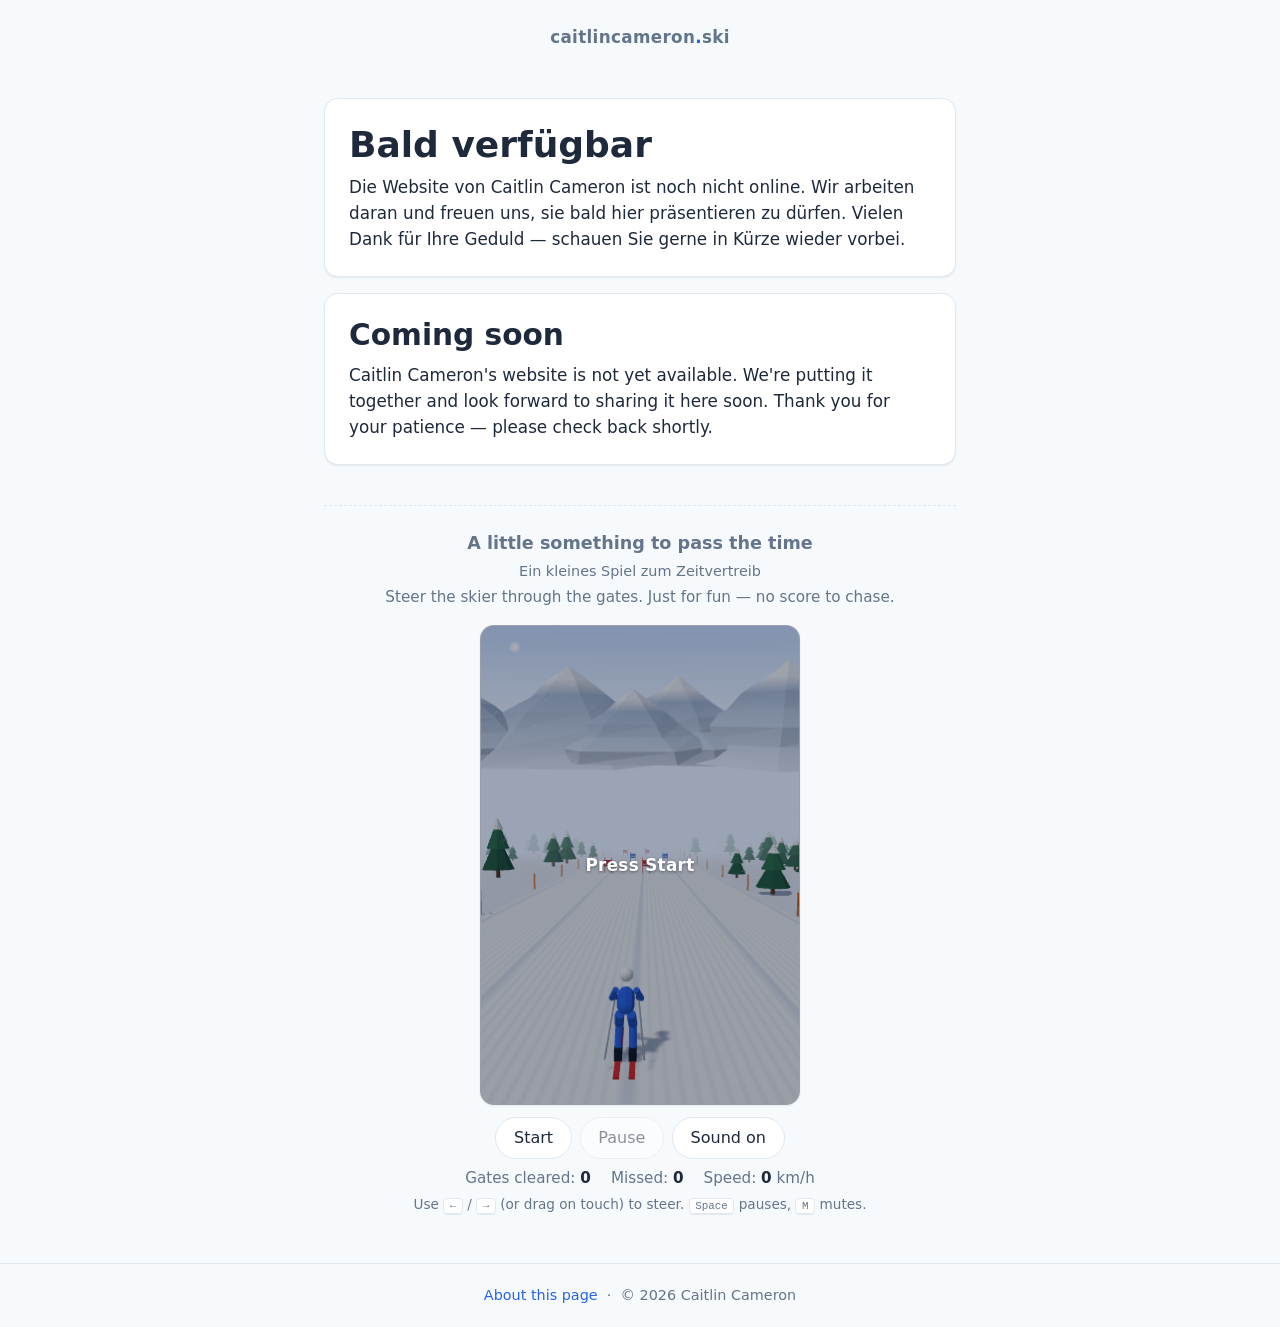
<file: index.html>
<!doctype html>
<html lang="en">
  <head>
    <meta charset="utf-8" />
    <meta name="viewport" content="width=device-width, initial-scale=1" />
    <meta name="color-scheme" content="light dark" />
    <meta name="description" content="caitlincameron.ski — coming soon. Bald verfügbar." />
    <title>caitlincameron.ski — Bald verfügbar / Coming soon</title>
    <link rel="icon" href="/assets/favicon.svg" type="image/svg+xml" />
    <link rel="stylesheet" href="/assets/css/styles.css?v=3" />
    <script defer src="/assets/js/main.js?v=3"></script>
    <script type="module" src="/assets/js/slalom3d.js?v=3"></script>
  </head>
  <body>
    <a class="skip-link" href="#main">Skip to content</a>

    <header class="site-header">
      <p class="wordmark">caitlincameron<span class="wordmark__dot">.</span>ski</p>
    </header>

    <main id="main" class="container">
      <section class="message" lang="de" aria-labelledby="msg-de-heading">
        <h1 id="msg-de-heading">Bald verfügbar</h1>
        <p>
          Die Website von Caitlin Cameron ist noch nicht online. Wir arbeiten
          daran und freuen uns, sie bald hier präsentieren zu dürfen. Vielen
          Dank für Ihre Geduld — schauen Sie gerne in Kürze wieder vorbei.
        </p>
      </section>

      <section class="message" lang="en" aria-labelledby="msg-en-heading">
        <h2 id="msg-en-heading">Coming soon</h2>
        <p>
          Caitlin Cameron's website is not yet available. We're putting it
          together and look forward to sharing it here soon. Thank you for
          your patience — please check back shortly.
        </p>
      </section>

      <section class="game" aria-labelledby="game-heading">
        <h2 id="game-heading" class="game__heading">
          A little something to pass the time
          <span class="game__subheading" lang="de">Ein kleines Spiel zum Zeitvertreib</span>
        </h2>

        <p class="game__intro">
          Steer the skier through the gates. Just for fun — no score to chase.
        </p>

        <div class="game__stage">
          <div class="game__viewport">
            <canvas
              id="slalom-canvas"
              width="320"
              height="480"
              aria-label="Slalom skiing mini-game"
              role="img"
            >
              Your browser does not support the HTML canvas element, so the
              mini-game isn't available — but the message above is the
              important part.
            </canvas>
            <div id="slalom-overlay" class="game__overlay" aria-hidden="true" hidden></div>
          </div>
        </div>

        <div class="game__controls">
          <button type="button" id="slalom-start" class="game__button">Start</button>
          <button type="button" id="slalom-pause" class="game__button" disabled>Pause</button>
          <button type="button" id="slalom-sound" class="game__button" aria-pressed="true" hidden>Sound on</button>
        </div>

        <p class="game__status" aria-live="polite">
          <span>Gates cleared: <strong id="slalom-cleared">0</strong></span>
          <span>Missed: <strong id="slalom-missed">0</strong></span>
          <span id="slalom-speed-wrap">Speed: <strong id="slalom-speed">0</strong> km/h</span>
        </p>

        <p class="game__hint">
          Use <kbd>←</kbd> / <kbd>→</kbd> (or drag on touch) to steer. <kbd>Space</kbd> pauses, <kbd>M</kbd> mutes.
        </p>
      </section>
    </main>

    <footer class="site-footer">
      <p>
        <a href="/about/">About this page</a>
        &nbsp;·&nbsp;
        <span>&copy; <span id="footer-year">2026</span> Caitlin Cameron</span>
      </p>
    </footer>
  </body>
</html>
</file>
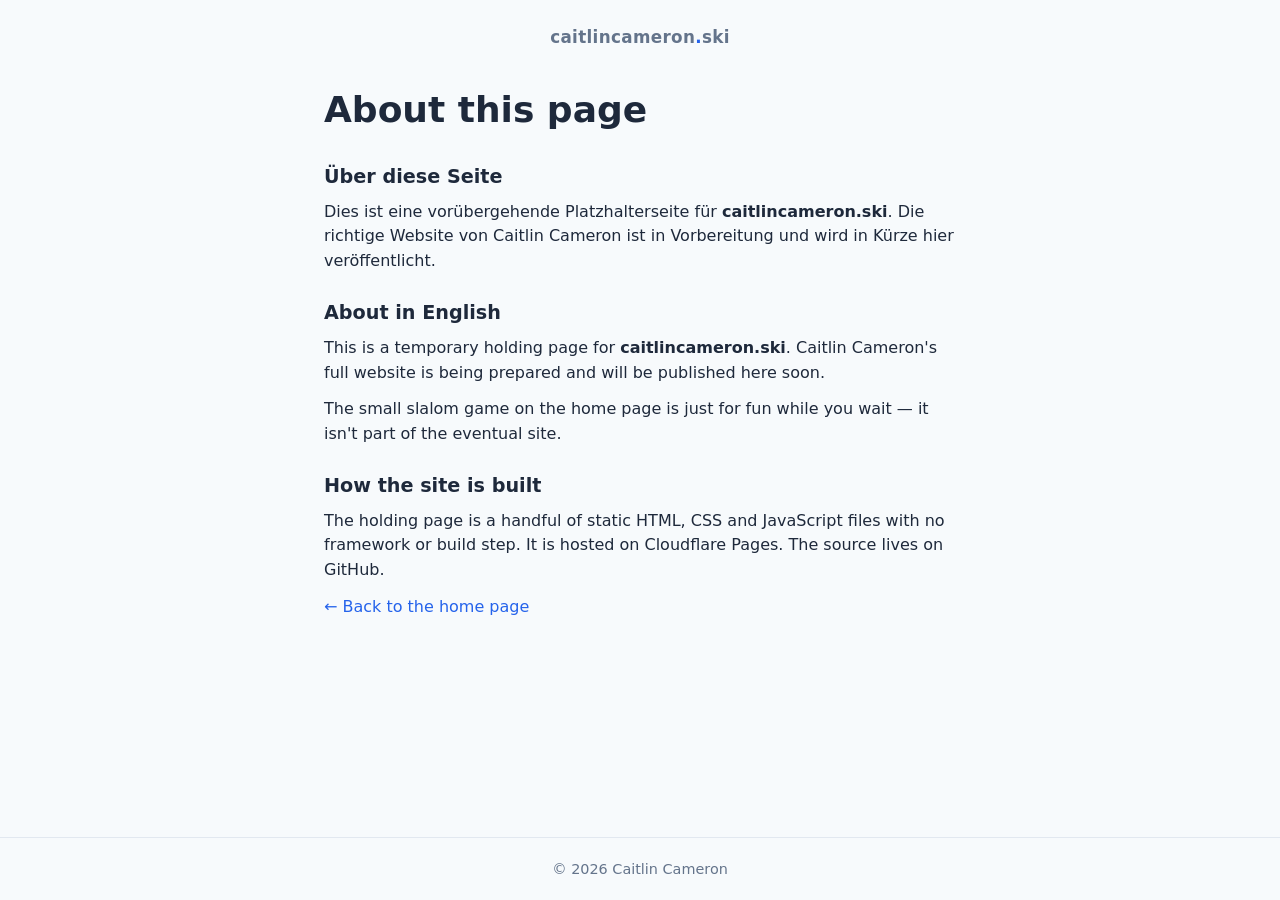
<file: about/index.html>
<!doctype html>
<html lang="en">
  <head>
    <meta charset="utf-8" />
    <meta name="viewport" content="width=device-width, initial-scale=1" />
    <meta name="color-scheme" content="light dark" />
    <meta name="description" content="About the caitlincameron.ski holding site." />
    <title>About — caitlincameron.ski</title>
    <link rel="icon" href="/assets/favicon.svg" type="image/svg+xml" />
    <link rel="stylesheet" href="/assets/css/styles.css?v=3" />
    <script defer src="/assets/js/main.js?v=3"></script>
  </head>
  <body>
    <a class="skip-link" href="#main">Skip to content</a>

    <header class="site-header">
      <p class="wordmark">
        <a href="/">caitlincameron<span class="wordmark__dot">.</span>ski</a>
      </p>
    </header>

    <main id="main" class="container">
      <article class="prose">
        <h1>About this page</h1>

        <section lang="de" aria-labelledby="about-de">
          <h2 id="about-de">Über diese Seite</h2>
          <p>
            Dies ist eine vorübergehende Platzhalterseite für
            <strong>caitlincameron.ski</strong>. Die richtige Website von
            Caitlin Cameron ist in Vorbereitung und wird in Kürze hier
            veröffentlicht.
          </p>
        </section>

        <section lang="en" aria-labelledby="about-en">
          <h2 id="about-en">About in English</h2>
          <p>
            This is a temporary holding page for
            <strong>caitlincameron.ski</strong>. Caitlin Cameron's full
            website is being prepared and will be published here soon.
          </p>
          <p>
            The small slalom game on the home page is just for fun while
            you wait — it isn't part of the eventual site.
          </p>
        </section>

        <section lang="en" aria-labelledby="about-tech">
          <h2 id="about-tech">How the site is built</h2>
          <p>
            The holding page is a handful of static HTML, CSS and
            JavaScript files with no framework or build step. It is
            hosted on Cloudflare Pages. The source lives on GitHub.
          </p>
        </section>

        <p><a href="/">← Back to the home page</a></p>
      </article>
    </main>

    <footer class="site-footer">
      <p>
        <span>&copy; <span id="footer-year">2026</span> Caitlin Cameron</span>
      </p>
    </footer>
  </body>
</html>
</file>
<file: assets/css/styles.css>
:root {
  color-scheme: light dark;
  --color-bg: #f7fafc;
  --color-surface: #ffffff;
  --color-text: #1e293b;
  --color-muted: #64748b;
  --color-accent: #2563eb;
  --color-accent-strong: #1d4ed8;
  --color-border: #e2e8f0;
  --color-shadow: rgba(15, 23, 42, 0.08);
  --max-width: 42rem;
  --radius: 14px;
}

@media (prefers-color-scheme: dark) {
  :root {
    --color-bg: #0b1220;
    --color-surface: #111a2e;
    --color-text: #e2e8f0;
    --color-muted: #94a3b8;
    --color-accent: #60a5fa;
    --color-accent-strong: #93c5fd;
    --color-border: #1e293b;
    --color-shadow: rgba(0, 0, 0, 0.35);
  }
}

*,
*::before,
*::after {
  box-sizing: border-box;
}

html {
  -webkit-text-size-adjust: 100%;
}

body {
  font-family: system-ui, -apple-system, "Segoe UI", Roboto, "Helvetica Neue",
    Arial, sans-serif;
  margin: 0;
  background-color: var(--color-bg);
  color: var(--color-text);
  line-height: 1.55;
  min-height: 100vh;
  display: flex;
  flex-direction: column;
}

a {
  color: var(--color-accent);
  text-decoration: none;
}

a:hover,
a:focus-visible {
  color: var(--color-accent-strong);
  text-decoration: underline;
}

:focus-visible {
  outline: 2px solid var(--color-accent);
  outline-offset: 2px;
  border-radius: 4px;
}

.skip-link {
  position: absolute;
  left: -9999px;
  top: 0;
  background: var(--color-accent);
  color: #fff;
  padding: 0.5rem 0.75rem;
  border-radius: 0 0 var(--radius) var(--radius);
}

.skip-link:focus {
  left: 0;
}

.site-header {
  padding: 1.5rem 1.25rem 0.5rem;
  display: flex;
  justify-content: center;
}

.wordmark {
  font-weight: 600;
  letter-spacing: 0.02em;
  margin: 0;
  font-size: 1.05rem;
  color: var(--color-muted);
}

.wordmark a {
  color: inherit;
}

.wordmark__dot {
  color: var(--color-accent);
}

.container {
  width: 100%;
  max-width: var(--max-width);
  margin: 0 auto;
  padding: 1.5rem 1.25rem 3rem;
  flex: 1;
}

.message {
  background: var(--color-surface);
  border: 1px solid var(--color-border);
  border-radius: var(--radius);
  padding: 1.5rem 1.5rem;
  margin: 1rem 0;
  box-shadow: 0 1px 2px var(--color-shadow);
}

.message h1,
.message h2 {
  margin: 0 0 0.5rem;
  line-height: 1.2;
}

.message h1 {
  font-size: clamp(1.6rem, 2.5vw + 1rem, 2.25rem);
}

.message h2 {
  font-size: clamp(1.35rem, 2vw + 0.9rem, 1.85rem);
  font-weight: 600;
}

.message p {
  margin: 0;
  color: var(--color-text);
  font-size: 1.05rem;
}

.game {
  margin: 2.5rem 0 0;
  padding-top: 1.5rem;
  border-top: 1px dashed var(--color-border);
  text-align: center;
}

.game__heading {
  font-size: 1.1rem;
  font-weight: 600;
  color: var(--color-muted);
  margin: 0 0 0.25rem;
  display: flex;
  flex-direction: column;
  gap: 0.15rem;
}

.game__subheading {
  font-size: 0.9rem;
  font-weight: 400;
  color: var(--color-muted);
}

.game__intro {
  margin: 0 0 1rem;
  color: var(--color-muted);
  font-size: 0.95rem;
}

.game__stage {
  display: flex;
  justify-content: center;
}

.game__viewport {
  position: relative;
  width: min(320px, 100%);
  border-radius: var(--radius);
}

#slalom-canvas {
  display: block;
  width: 100%;
  height: auto;
  aspect-ratio: 320 / 480;
  background: linear-gradient(180deg, #eef4ff 0%, #ffffff 100%);
  border: 1px solid var(--color-border);
  border-radius: var(--radius);
  box-shadow: 0 1px 2px var(--color-shadow);
  touch-action: none;
}

@media (prefers-color-scheme: dark) {
  #slalom-canvas {
    background: linear-gradient(180deg, #1a2747 0%, #0f1a35 100%);
  }
}

.game__overlay {
  position: absolute;
  inset: 0;
  display: flex;
  align-items: center;
  justify-content: center;
  border-radius: var(--radius);
  background: rgba(15, 23, 42, 0.35);
  color: #fff;
  font-weight: 600;
  font-size: 1.05rem;
  letter-spacing: 0.02em;
  text-shadow: 0 1px 3px rgba(15, 23, 42, 0.5);
  pointer-events: none;
}

.game__overlay[hidden] {
  display: none;
}

.game__viewport::after {
  content: "";
  position: absolute;
  inset: 0;
  border-radius: var(--radius);
  box-shadow: inset 0 0 0 3px rgba(239, 68, 68, 0), inset 0 0 40px rgba(239, 68, 68, 0);
  pointer-events: none;
}

.game__viewport.is-miss::after {
  animation: slalom-miss 0.45s ease-out;
}

@keyframes slalom-miss {
  from {
    box-shadow: inset 0 0 0 3px rgba(239, 68, 68, 0.9), inset 0 0 40px rgba(239, 68, 68, 0.55);
  }
  to {
    box-shadow: inset 0 0 0 3px rgba(239, 68, 68, 0), inset 0 0 40px rgba(239, 68, 68, 0);
  }
}

@media (prefers-reduced-motion: reduce) {
  .game__viewport.is-miss::after {
    animation-duration: 0.01s;
  }
}

.game__controls {
  display: flex;
  flex-wrap: wrap;
  gap: 0.5rem;
  justify-content: center;
  margin: 0.75rem 0 0.25rem;
}

.game__button {
  font: inherit;
  background: var(--color-surface);
  color: var(--color-text);
  border: 1px solid var(--color-border);
  border-radius: 999px;
  padding: 0.45rem 1.1rem;
  cursor: pointer;
  transition: background-color 0.15s ease, color 0.15s ease,
    border-color 0.15s ease;
}

.game__button:hover:not(:disabled),
.game__button:focus-visible:not(:disabled) {
  border-color: var(--color-accent);
  color: var(--color-accent-strong);
}

.game__button:disabled {
  opacity: 0.5;
  cursor: default;
}

.game__status {
  display: flex;
  justify-content: center;
  flex-wrap: wrap;
  gap: 0.35rem 1.25rem;
  color: var(--color-muted);
  font-size: 0.95rem;
  margin: 0.5rem 0 0.25rem;
}

.game__status strong {
  color: var(--color-text);
  font-variant-numeric: tabular-nums;
  font-weight: 600;
}

.game__hint {
  margin: 0.25rem 0 0;
  color: var(--color-muted);
  font-size: 0.85rem;
}

kbd {
  font-family: ui-monospace, SFMono-Regular, Menlo, Monaco, Consolas,
    "Liberation Mono", monospace;
  font-size: 0.8em;
  background: var(--color-surface);
  border: 1px solid var(--color-border);
  border-radius: 4px;
  padding: 0.05rem 0.35rem;
  box-shadow: 0 1px 0 var(--color-border);
}

.site-footer {
  text-align: center;
  padding: 1.25rem;
  color: var(--color-muted);
  font-size: 0.9rem;
  border-top: 1px solid var(--color-border);
  background: transparent;
}

.site-footer p {
  margin: 0;
}

.prose h1 {
  font-size: clamp(1.6rem, 2.5vw + 1rem, 2.25rem);
  margin: 0 0 1rem;
}

.prose h2 {
  font-size: 1.2rem;
  margin: 1.5rem 0 0.5rem;
}

.prose p {
  margin: 0 0 0.75rem;
}
</file>
